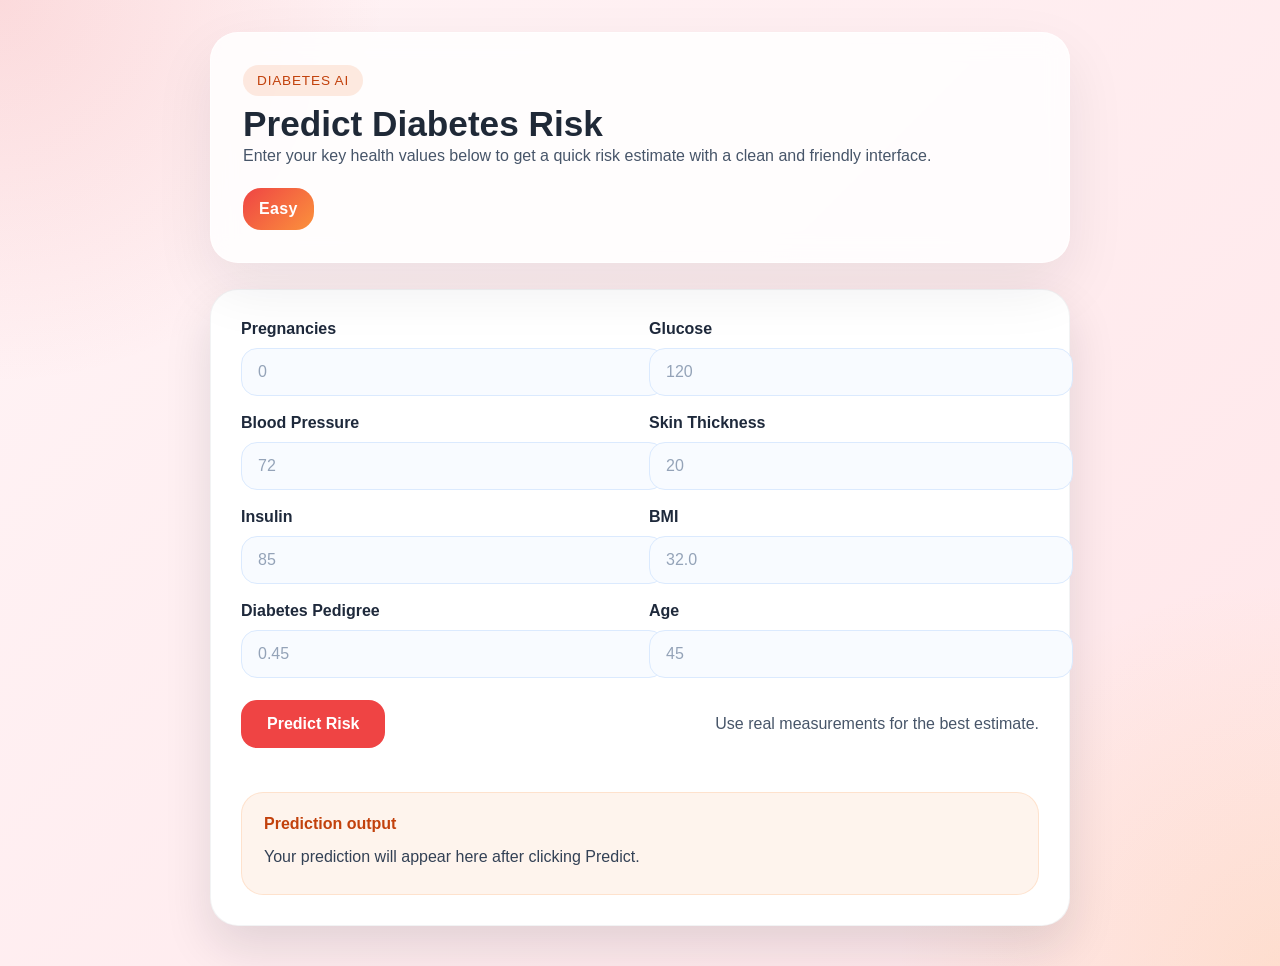
<file: Frontend/index.html>
<!DOCTYPE html>
<html lang="en">
<head>
  <meta charset="UTF-8" />
  <meta name="viewport" content="width=device-width, initial-scale=1.0" />
  <title>Diabetes Risk Predictor</title>
  <link rel="stylesheet" href="style.css">
</head>
<body>
  <div class="page-container">
    <main>
      <section class="hero-card">
        <div>
          <p class="eyebrow">Diabetes AI</p>
          <h1>Predict Diabetes Risk</h1>
          <p class="hero-copy">Enter your key health values below to get a quick risk estimate with a clean and friendly interface.</p>
        </div>
        <div class="hero-badge">Easy</div>
      </section>

      <section class="card form-card">
        <div class="form-grid">
          <div class="form-row">
            <label for="pregnancies">Pregnancies</label>
            <input id="pregnancies" type="number" placeholder="0" min="0" step="1" />
          </div>
          <div class="form-row">
            <label for="glucose">Glucose</label>
            <input id="glucose" type="number" placeholder="120" min="0" step="0.1" />
          </div>
          <div class="form-row">
            <label for="blood_pressure">Blood Pressure</label>
            <input id="blood_pressure" type="number" placeholder="72" min="0" step="0.1" />
          </div>
          <div class="form-row">
            <label for="skin_thickness">Skin Thickness</label>
            <input id="skin_thickness" type="number" placeholder="20" min="0" step="0.1" />
          </div>
          <div class="form-row">
            <label for="insulin">Insulin</label>
            <input id="insulin" type="number" placeholder="85" min="0" step="0.1" />
          </div>
          <div class="form-row">
            <label for="bmi">BMI</label>
            <input id="bmi" type="number" placeholder="32.0" min="0" step="0.1" />
          </div>
          <div class="form-row">
            <label for="diabetes_pedigree">Diabetes Pedigree</label>
            <input id="diabetes_pedigree" type="number" placeholder="0.45" min="0" step="0.001" />
          </div>
          <div class="form-row">
            <label for="age">Age</label>
            <input id="age" type="number" placeholder="45" min="0" step="1" />
          </div>
        </div>

        <div class="submit-row">
          <button class="button" type="button" onclick="predict()">Predict Risk</button>
          <p class="hint">Use real measurements for the best estimate.</p>
        </div>

        <div class="result-panel">
          <p class="result-title">Prediction output</p>
          <p id="result" class="result-text">Your prediction will appear here after clicking Predict.</p>
        </div>
      </section>
    </main>
  </div>

  <script src="script.js"></script>
</body>
</html>
</file>
<file: Frontend/style.css>
body {
    margin: 0;
    min-height: 100vh;
    font-family: Inter, Arial, sans-serif;
    background: radial-gradient(circle at top left, rgba(229, 62, 62, 0.14), transparent 24%),
        radial-gradient(circle at bottom right, rgba(245, 160, 16, 0.12), transparent 24%),
        linear-gradient(135deg, #fff4f6 0%, #ffe6e9 100%);
    color: #1f2937;
}

.page-container {
    max-width: 860px;
    margin: 0 auto;
    padding: 32px 24px 40px;
}

main {
    display: grid;
    gap: 26px;
}

.hero-card,
.result-header {
    background: rgba(255, 255, 255, 0.84);
    backdrop-filter: blur(12px);
    border: 1px solid rgba(255, 255, 255, 0.72);
    border-radius: 28px;
    box-shadow: 0 24px 60px rgba(15, 23, 42, 0.08);
    padding: 32px;
}

.hero-card {
    display: flex;
    flex-direction: column;
    gap: 18px;
}

.eyebrow {
    display: inline-block;
    margin: 0 0 10px;
    padding: 8px 14px;
    border-radius: 999px;
    background: rgba(234, 88, 12, 0.12);
    color: #c2410c;
    font-size: 0.85rem;
    letter-spacing: 0.06em;
    text-transform: uppercase;
}

h1 {
    margin: 0;
    font-size: clamp(2.2rem, 2.5vw, 3rem);
    line-height: 1.02;
}

.hero-copy,
.result-header .hero-copy,
footer p,
.hint {
    margin: 0;
    color: #475569;
    line-height: 1.75;
}

.hero-badge {
    align-self: flex-start;
    display: inline-flex;
    gap: 10px;
    padding: 12px 16px;
    border-radius: 18px;
    background: linear-gradient(135deg, #ef4444 0%, #fb923c 100%);
    color: #fff;
    font-weight: 700;
    letter-spacing: 0.02em;
}

.card {
    background: #ffffff;
    border-radius: 28px;
    box-shadow: 0 22px 48px rgba(15, 23, 42, 0.12);
    padding: 30px;
    border: 1px solid rgba(15, 23, 42, 0.05);
}

.form-card {
    display: grid;
    gap: 22px;
}

.form-grid {
    display: grid;
    gap: 18px;
    grid-template-columns: repeat(2, minmax(0, 1fr));
}

.form-row {
    display: grid;
    gap: 10px;
}

label {
    font-weight: 700;
    color: #1e293b;
}

input {
    width: 100%;
    border: 1px solid #dbeafe;
    border-radius: 16px;
    padding: 14px 16px;
    font-size: 1rem;
    color: #0f172a;
    background: #f8fbff;
    transition: border-color 0.18s ease, box-shadow 0.18s ease;
}

input::placeholder {
    color: #94a3b8;
}

input:focus {
    outline: none;
    border-color: #3b82f6;
    box-shadow: 0 0 0 6px rgba(59, 130, 246, 0.12);
}

.submit-row {
    display: flex;
    flex-wrap: wrap;
    align-items: center;
    justify-content: space-between;
    gap: 12px;
}

.result-panel {
    margin-top: 22px;
    padding: 22px;
    border-radius: 22px;
    background: rgba(254, 243, 236, 0.9);
    border: 1px solid rgba(251, 146, 60, 0.18);
}

.result-title {
    margin: 0 0 10px;
    font-size: 1rem;
    font-weight: 700;
    color: #c2410c;
}

.result-text {
    margin: 0;
    color: #334155;
    line-height: 1.8;
}

.button {
    display: inline-flex;
    justify-content: center;
    align-items: center;
    padding: 15px 26px;
    border: none;
    border-radius: 16px;
    background: #ef4444;
    color: #ffffff;
    font-size: 1rem;
    font-weight: 700;
    text-decoration: none;
    cursor: pointer;
    transition: transform 0.16s ease, filter 0.16s ease, background 0.16s ease;
}

.button:hover {
    filter: brightness(1.08);
    transform: translateY(-1px);
}

.button.secondary {
    background: #e2e8f0;
    color: #0f172a;
}

.result-card {
    display: grid;
    gap: 20px;
    text-align: center;
}

.result-badge {
    display: inline-flex;
    align-items: center;
    justify-content: center;
    padding: 16px 22px;
    border-radius: 999px;
    font-size: 1.1rem;
    font-weight: 700;
    color: #fff;
}

.result-badge.high-risk {
    background: linear-gradient(135deg, #dc2626 0%, #f97316 100%);
}

.result-badge.low-risk {
    background: linear-gradient(135deg, #ea580c 0%, #f59e0b 100%);
}

.probability {
    font-size: 1rem;
    color: #334155;
}

.value-list {
    display: grid;
    gap: 12px;
    margin-top: 12px;
    text-align: left;
}

.value-row {
    display: flex;
    justify-content: space-between;
    gap: 16px;
    padding: 16px 18px;
    border-radius: 18px;
    background: #f8fafc;
    border: 1px solid #e2e8f0;
}

.value-row span {
    color: #475569;
}

.value-row strong {
    color: #0f172a;
}

.error {
    color: #b91c1c;
    font-weight: 700;
    font-size: 1rem;
}

.action-row {
    display: flex;
    justify-content: center;
}

footer {
    margin-top: 20px;
    text-align: center;
    color: #64748b;
}

@media (max-width: 800px) {
    .page-container {
        padding: 24px 18px 32px;
    }

    .form-grid {
        grid-template-columns: 1fr;
    }
}

@media (max-width: 560px) {
    .hero-card,
    .card,
    .result-header {
        padding: 24px;
    }

    .submit-row {
        flex-direction: column;
        align-items: stretch;
        text-align: center;
    }

    .button {
        width: 100%;
    }
}
</file>
